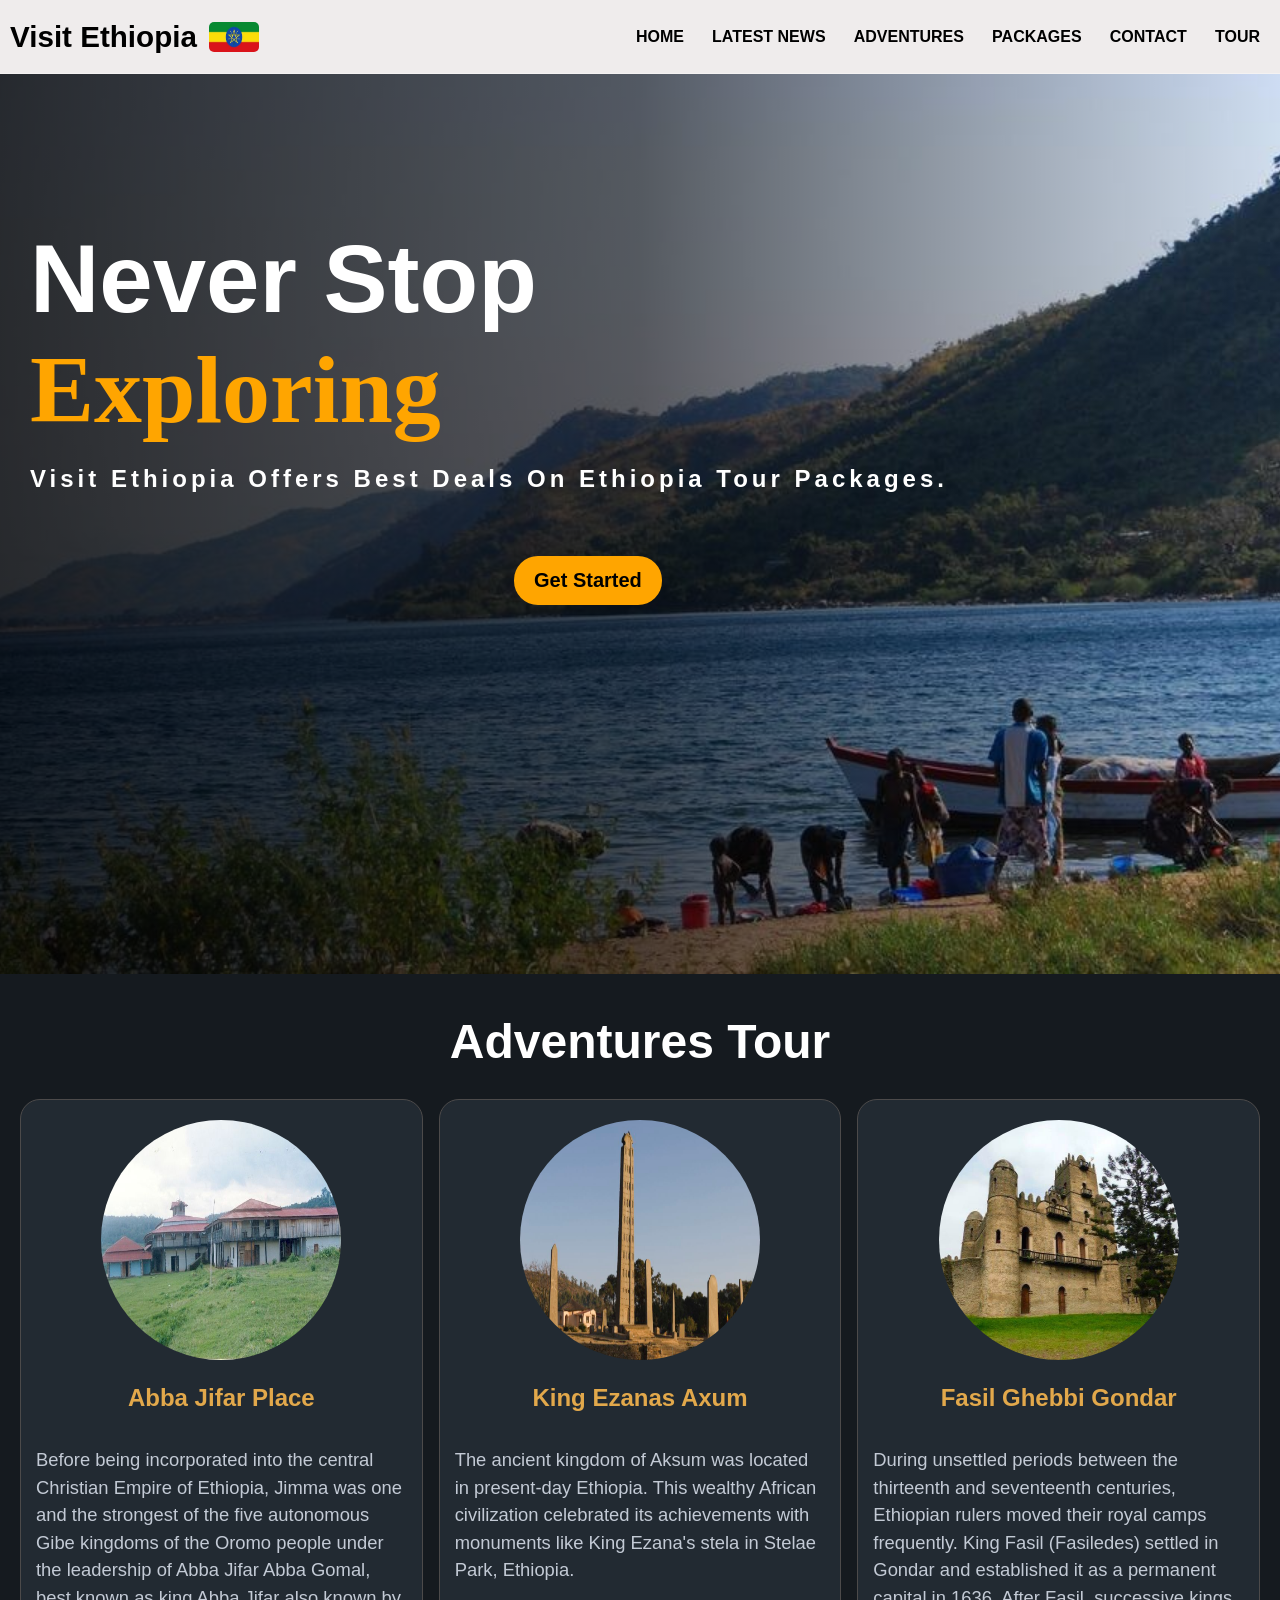
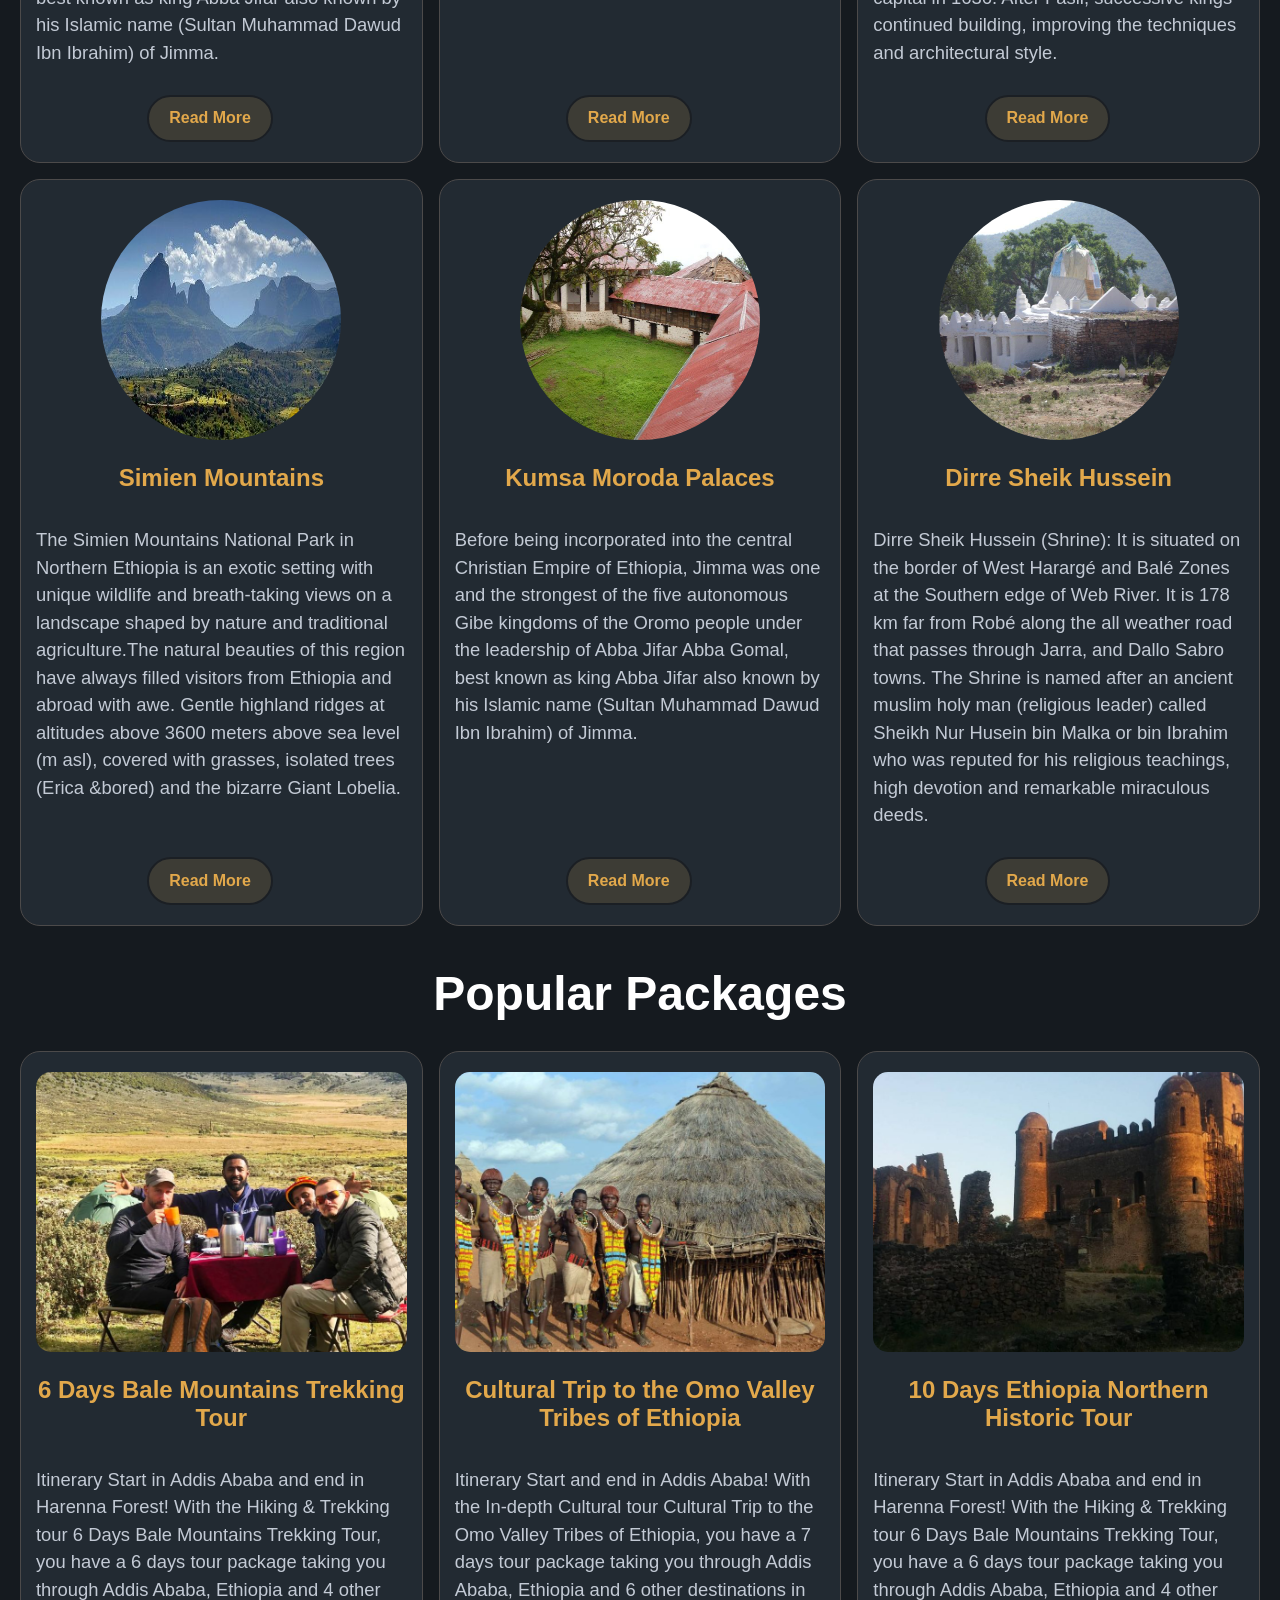
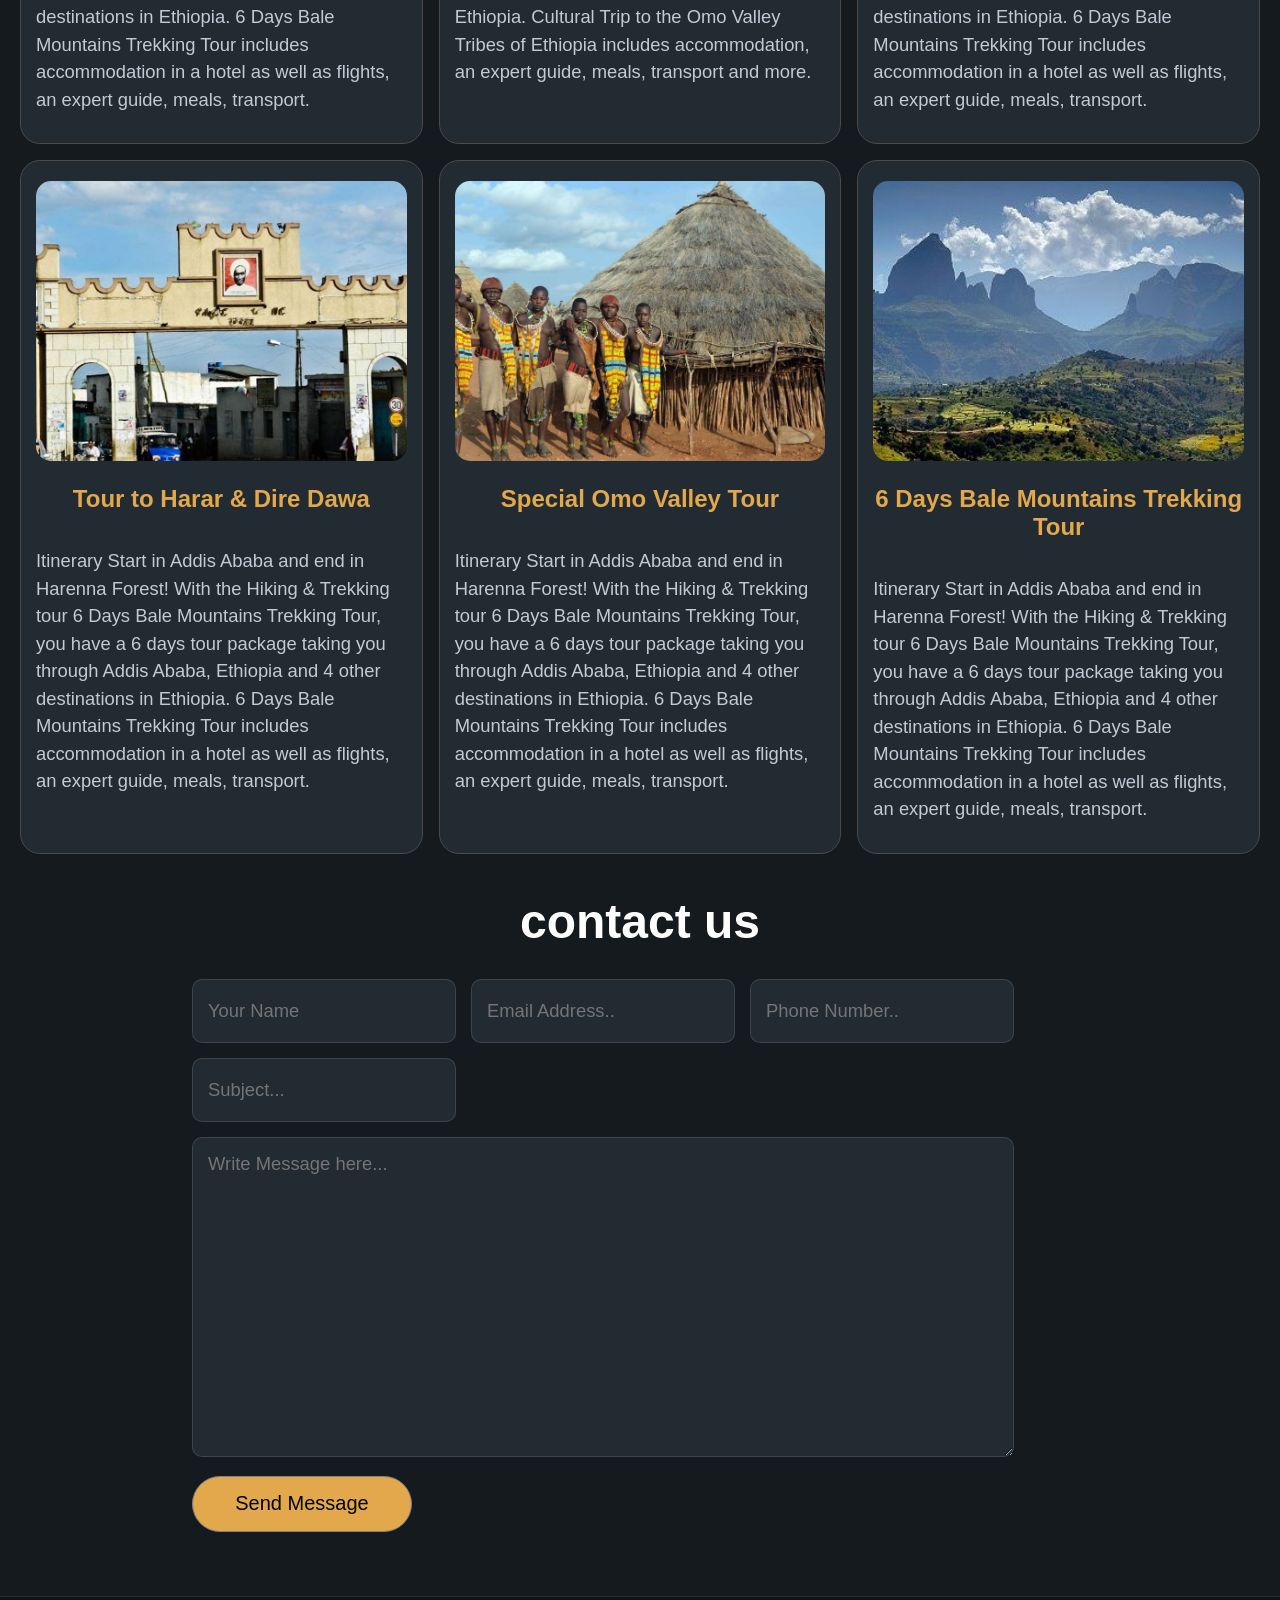
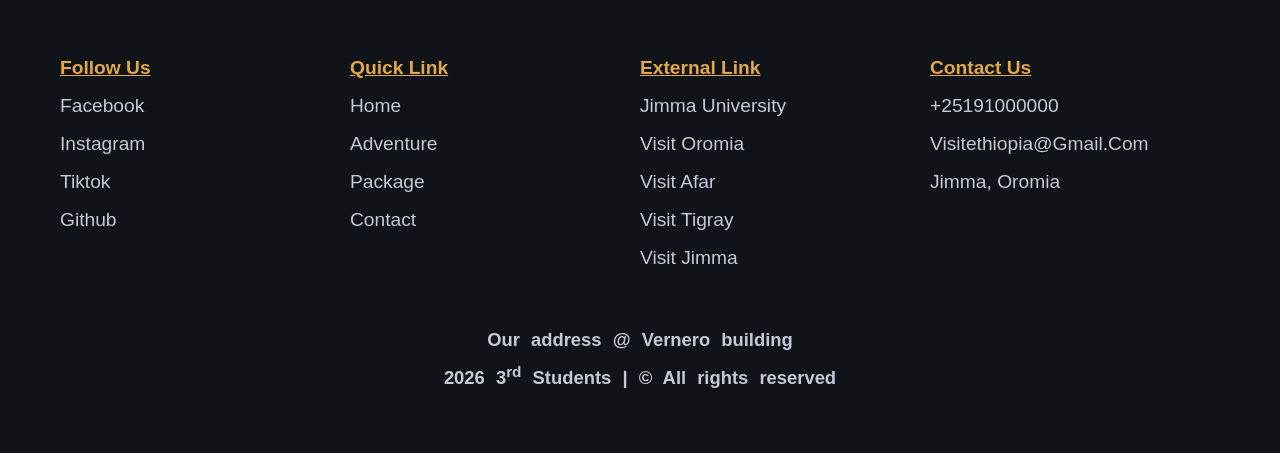
<file: index.html>
<!doctype html>
<html lang="en">
  <head>
    <meta charset="UTF-8" />
    <meta name="viewport" content="width=device-width, initial-scale=1.0" />
    <title>Welcome to visit Ethiopia</title>
    <link rel="stylesheet" href="assets/css/visitethiopia.css" />
  </head>
  <body>
    <header>
      <div class="logoDiv">
        <a href="#home" class="logoName">Visit Ethiopia</a>
        <img src="assets/images/flag.jpg" alt="Ethiopia Flag">
      </div>
      <nav class="navbar">
        <a href="#home">Home</a>
        <a href="#news">Latest News</a>
        <a href="#adventures">Adventures</a>
        <a href="#packages">Packages</a>
        <a href="#contact">Contact</a>
        <a href="#packages">Tour</a>
      </nav>
      <div class="humberger-icon"><img src="assets/images/humberger.svg" alt=""></div>
    </header>
<section class="sidebar">
        <div class="sidebar-wrapper">
            <a href="" class="sidebar-title">
                <span><img src="assets/images/flag.jpg" alt="Ethiopia Flag"></span>
                <h3>Visit Ethiopia</h3>
            </a>
                <a href="#home">
                    <li>Home</li>
                </a><a href="#news">
                    <li>News</li>
                </a><a href="#adventures">
                    <li>Adventure</li>
                </a><a href="#packages">
                    <li>Package</li>
                </a><a href="#tour">
                    <li>Tour</li>
                </a><a href="#contact">
                    <li>Contact</li>
                </a>
        </div>
    </section>

    <main class="main">
    <section class="landingContainer" id="home">
        <div class="neverstopstopContainer">
            <h1>Never Stop<h1>
        </div>

        <div class="explorerContainer">
            <h1>Exploring<h1>
        </div>

        <div class="paragraphContainer">
            <p>Visit Ethiopia Offers Best Deals On Ethiopia Tour Packages.</p>
        </div>
            
        <div class="getstartedContainer">
            <a href="#hero">Get Started</a>
        </div>
    
    </section>

    <div class="adventureTitle" id="adventures">
    <h1>Adventures Tour</h1>
    </div>

    <section class="packageContainer" id="hero">

        <div class="packageboxContainer">
            <div class="packageImageContainer">
            <img src="assets/images/abbaJifar.jpg" alt="Abba Jifar Palace">
            </div>
            <div class="packageHeadingContainer">
            <h2>Abba Jifar Place</h2>
            </div>
            <div class="packageparagraphContainer">
            <p>Before being incorporated into the central Christian Empire of Ethiopia,
                Jimma was one and the strongest of the five autonomous Gibe kingdoms of the 
                Oromo people under the leadership of Abba Jifar Abba Gomal, 
                best known as king Abba Jifar also known by his Islamic name 
                (Sultan Muhammad Dawud Ibn Ibrahim) of Jimma.</p>
            </div>

            <div class="getstartedContainer readMore">
            <a href="#packages">Read More</a>
            </div>
        </div>

        <div class="packageboxContainer">
            <div class="packageImageContainer">
            <img src="assets/images/aksum.jpg" alt="Aksum photo">
            </div>
            <div class="packageHeadingContainer">
            <h2>King Ezanas Axum</h2>
            </div>
            <div class="packageparagraphContainer">
            <p>The ancient kingdom of Aksum was located in present-day Ethiopia. 
                This wealthy African civilization celebrated its achievements with 
                monuments like King Ezana's stela in Stelae Park, Ethiopia.</p>
            </div>

            <div class="getstartedContainer readMore">
            <a href="#packages">Read More</a>
            </div>
        </div>
        
        <div class="packageboxContainer">
            <div class="packageImageContainer">
            <img src="assets/images/fasiladas.jpg" alt="fasilidas ghebbi">
            </div>
            <div class="packageHeadingContainer">
            <h2>Fasil Ghebbi Gondar</h2>
            </div>
            <div class="packageparagraphContainer">
            <p>During unsettled periods between the thirteenth and seventeenth centuries, 
                Ethiopian rulers moved their royal camps frequently. 
                King Fasil (Fasiledes) settled in Gondar and established it as a permanent capital in 1636. 
                After Fasil, successive kings continued building, improving the techniques and architectural style.</p>
            </div>

            <div class="getstartedContainer readMore">
            <a href="#packages"  class="readMorebutton">Read More</a>
            </div>
        </div>

        <div class="packageboxContainer">
            <div class="packageImageContainer">
            <img src="assets/images/mountain.jpg" alt="Simien Mountains">
            </div>
            <div class="packageHeadingContainer">
            <h2>Simien Mountains</h2>
            </div>
            <div class="packageparagraphContainer">
            <p>The Simien Mountains National Park in Northern Ethiopia is an exotic 
                setting with unique wildlife and breath-taking views on a landscape 
                shaped by nature and traditional agriculture.The natural beauties of 
                this region have always filled visitors from Ethiopia and abroad with awe. 
                Gentle highland ridges at altitudes above 3600 meters above sea level (m asl), 
                covered with grasses, isolated trees (Erica &bored) and the bizarre Giant 
                Lobelia.</p>
            </div>

            <div class="getstartedContainer readMore">
            <a href="#packageContainer">Read More</a>
            </div>
        </div>

        <div class="packageboxContainer">
            <div class="packageImageContainer">
            <img src="assets/images/kumsaMoroda.jpg" alt="Kumsa Moroda Palaces">
            </div>
            <div class="packageHeadingContainer">
            <h2>Kumsa Moroda Palaces</h2>
            </div>
            <div class="packageparagraphContainer">
            <p>Before being incorporated into the central Christian Empire of Ethiopia, 
                Jimma was one and the strongest of the five autonomous Gibe kingdoms of the 
                Oromo people under the leadership of Abba Jifar Abba Gomal, best known as 
                king Abba Jifar also known by his Islamic name (Sultan Muhammad Dawud Ibn Ibrahim) of Jimma.</p>
            </div>

            <div class="getstartedContainer readMore">
            <a href="#packages">Read More</a>
            </div>
        </div>

        <div class="packageboxContainer">
            <div class="packageImageContainer">
            <img src="assets/images/shekhusen.jpg" alt="Dirre Sheik Hussein">
            </div>
            <div class="packageHeadingContainer">
            <h2>Dirre Sheik Hussein</h2>
            </div>
            <div class="packageparagraphContainer">
            <p>Dirre Sheik Hussein (Shrine): It is situated on the border of West 
                Harargé and Balé Zones at the Southern edge of Web River. 
                It is 178 km far from Robé along the all weather road that passes through Jarra, 
                and Dallo Sabro towns. The Shrine is named after an ancient muslim holy man (religious leader) 
                called Sheikh Nur Husein bin Malka or bin Ibrahim who was reputed for his religious teachings, 
                high devotion and remarkable miraculous deeds.</p>
            </div>

            <div class="getstartedContainer readMore">
            <a href="#packages">Read More</a>
            </div>
        </div>
    </section>

    <div class="adventureTitle" id="packages">
    <h1>Popular Packages</h1>
    </div>

    <section class="packageContainer popularPackage">
        <div class="packageboxContainer">
            <div class="packageImageContainer image-container">
                <img class="packageImage" src="assets/images/tourists.jpg" alt="Abba Jifar Palace">
            </div>
            <div class="packageHeadingContainer">
                <h2>6 Days Bale Mountains Trekking Tour</h2>
            </div>
            <div class="packageparagraphContainer">
                <p>Itinerary Start in Addis Ababa and end in Harenna Forest! With the Hiking & Trekking tour 
                    6 Days Bale Mountains Trekking Tour, you have a 6 days tour package taking you through 
                    Addis Ababa, Ethiopia and 4 other destinations in Ethiopia. 6 Days Bale Mountains Trekking Tour 
                    includes accommodation in a hotel as well as flights, an expert guide, meals, transport.</p>
            </div>

        </div>

        <div class="packageboxContainer">
            <div class="packageImageContainer image-container">
               <img class="packageImage" src="assets/images/omo.jpg" alt="Abba Jifar Palace">
            </div>
            <div class="packageHeadingContainer">
                <h2>Cultural Trip to the Omo Valley Tribes of Ethiopia</h2>
            </div>
            <div class="packageparagraphContainer">
                <p>Itinerary Start and end in Addis Ababa! With the In-depth Cultural tour Cultural Trip 
                    to the Omo Valley Tribes of Ethiopia, you have a 7 days tour package taking you through 
                    Addis Ababa, Ethiopia and 6 other destinations in Ethiopia. Cultural Trip to the Omo Valley 
                    Tribes of Ethiopia includes accommodation, an expert guide, meals, transport and more.</p>
            </div>
        </div>

        <div class="packageboxContainer">
            <div class="packageImageContainer image-container">
                <img class="packageImage" src="assets/images/fasilidas2.jpg" alt="Abba Jifar Palace">
            </div>
            <div class="packageHeadingContainer">
                <h2>10 Days Ethiopia Northern Historic Tour</h2>
            </div>
            <div class="packageparagraphContainer">
                <p>Itinerary Start in Addis Ababa and end in Harenna Forest! With the Hiking & Trekking tour 
                    6 Days Bale Mountains Trekking Tour, you have a 6 days tour package taking you through 
                    Addis Ababa, Ethiopia and 4 other destinations in Ethiopia. 6 Days Bale Mountains 
                    Trekking Tour includes accommodation in a hotel as well as flights, an expert guide, meals, transport.</p>
            </div>
        </div>

        <div class="packageboxContainer">
            <div class="packageImageContainer image-container">
                <img class="packageImage" src="assets/images/harar.jpg" alt="Abba Jifar Palace">
            </div>
            <div class="packageHeadingContainer">
                <h2>Tour to Harar & Dire Dawa</h2>
            </div>
            <div class="packageparagraphContainer">
                <p>Itinerary Start in Addis Ababa and end in Harenna Forest! With the Hiking & Trekking tour 
                    6 Days Bale Mountains Trekking Tour, you have a 6 days tour package taking you through 
                    Addis Ababa, Ethiopia and 4 other destinations in Ethiopia. 6 Days Bale Mountains Trekking Tour 
                    includes accommodation in a hotel as well as flights, an expert guide, meals, transport.</p>
            </div>
        </div>

        <div class="packageboxContainer">
            <div class="packageImageContainer image-container">
                <img class="packageImage" src="assets/images/omo.jpg" alt="Abba Jifar Palace">
            </div>
            <div class="packageHeadingContainer">
                <h2>Special Omo Valley Tour</h2>
            </div>
            <div class="packageparagraphContainer">
                <p>Itinerary Start in Addis Ababa and end in Harenna Forest! With the Hiking & Trekking tour 
                    6 Days Bale Mountains Trekking Tour, you have a 6 days tour package taking you through 
                    Addis Ababa, Ethiopia and 4 other destinations in Ethiopia. 6 Days Bale Mountains Trekking Tour 
                    includes accommodation in a hotel as well as flights, an expert guide, meals, transport.</p>
            </div>
        </div>

        <div class="packageboxContainer">
            <div class="packageImageContainer image-container">
                <img class="packageImage" src="assets/images/mountain.jpg" alt="Abba Jifar Palace">
            </div>
            <div class="packageHeadingContainer">
                <h2>6 Days Bale Mountains Trekking Tour</h2>
            </div>
            <div class="packageparagraphContainer">
                <p>Itinerary Start in Addis Ababa and end in Harenna Forest! With the Hiking & Trekking tour 
                    6 Days Bale Mountains Trekking Tour, you have a 6 days tour package taking you through 
                    Addis Ababa, Ethiopia and 4 other destinations in Ethiopia. 6 Days Bale Mountains Trekking Tour 
                    includes accommodation in a hotel as well as flights, an expert guide, meals, transport.</p>
            </div>
        </div>
    </section>

    <div class="adventureTitle">
       <h1>contact us</h1>
    </div>

    <section class="contactUsSection" id="contact">
        <div class="contactInputs">
            <input type="text" placeholder="Your Name">
            <input type="email" placeholder="Email Address..">
            <input type="text" placeholder="Phone Number..">
            <input type="text" placeholder="Subject...">
        </div>
        <div class="inputMessage">
            <textarea type="text"  class="inputMessageBox" placeholder="Write Message here..."></textarea>
        </div>
        <input class="sendMessage" type="submit" value="Send Message">
    </section>

    </main>
    <footer class="footerWrapper">
        <div class="footerContainer">
            <div class="footerActions">
                <p>Follow Us</p>
                <a href="">Facebook</a>
                <a href="">Instagram</a>
                <a href="">Tiktok</a>
                <a href="">Github</a>
            </div>

            <div class="footerActions">
                <p>Quick Link</p>
                <a href="">Home</a>
                <a href="">Adventure</a>
                <a href="">Package</a>
                <a href="">Contact</a>
            </div>

            <div class="footerActions">
                <p>External Link</p>
                <a href="">Jimma University</a>
                <a href="">Visit Oromia</a>
                <a href="">Visit Afar</a>
                <a href="">Visit Tigray</a>
                <a href="">Visit Jimma</a>
            </div>

            <div class="footerActions">
                <p>Contact us</p>
                <a href="">+25191000000</a>
                <a href="">visitethiopia@gmail.com</a>
                <a href="">Jimma, Oromia</a>
            </div>
        </div>

        <div class="endfooter">
            <p class="footeraddress">Our address @ Vernero building</p>
            <p class="footeraddress">2026 3<sup>rd</sup> Students | © All rights reserved</p>
        </div>
    </footer>

 <script src="assets/js/visitethiopia.js"></script>

  </body>
</html>
</file>
<file: assets/css/visitethiopia.css>
* {
  margin: 0;
  padding: 0;
  box-sizing: border-box;
}

body {
  background-color: #151a1f;
  scroll-behavior: smooth;
}

header {
  width: 100%;
  min-height: 74px;
  display: flex;
  padding: 10px;
  align-items: center;
  justify-content: space-between;
  gap: 24px;
  background: rgb(239, 236, 236);
  position: sticky;
  top: 0;
  z-index: 1000;
  border-bottom: 0.5px solid rgba(255, 255, 255, 0.3);
}

.logoDiv {
  display: flex;
  align-items: center;
  gap: 4px;
}

.logoName {
  color: black;
  font-family: Arial, Helvetica, sans-serif;
  text-decoration: none;
  font-size: 1.85rem;
  font-weight: 800;
  white-space: nowrap;
}
.logoDiv img {
  margin-left: 8px;
  width: 50px;
  height: 30px;
  border-radius: 5px;
}

.navbar {
  display: flex;
  align-items: center;
  padding: 10px;
  gap: clamp(12px, 2.2vw, 30px);
}

.navbar a {
  color: black;
  text-decoration: none;
  text-transform: uppercase;
  font-family: Arial, Helvetica, sans-serif;
  font-size: 16px;
  font-weight: 700;
  white-space: nowrap;
  transition: all 0.3s;
}

.navbar a:hover {
  color: orange;
  cursor: pointer;
}

.humberger-icon {
  display: none;
  cursor: pointer;
  width: 32px;
  height: 32px;
  border-radius: 5px;
}
.sidebar {
  display: none;
  position: fixed;
  height: 100vh;
  padding-top: 1.5rem;
  width: 280px;
  border-top-right-radius: 10px;
  z-index: 1008;
  background-color: rgb(239, 235, 235);
}
.active {
  display: block;
}
.js-sidebar {
  display: flex;
}
.sidebar-wrapper {
  display: flex;
  flex-direction: column;
  gap: 16px;
  margin-left: 20px;
}

.sidebar-wrapper .sidebar-title {
  display: flex;
  gap: 12px;
}

.sidebar-title img {
  width: 42px;
  height: 26px;
  border-radius: 5px;
}
.sidebar-wrapper a {
  width: fit-content;
  padding-left: 12px;
  text-decoration: none;
  list-style-type: none;
  color: black;
  font-family: Arial, Helvetica, sans-serif;
  font-weight: 700;
  font-size: 1.35rem;
}

.sidebar-wrapper a:first-child {
  padding-left: 0;
}

.landingContainer {
  height: 100vh;
  align-items: center;
  padding: 10px;
  background-size: contain;
  background:
    linear-gradient(
      to right,
      rgba(0, 0, 0, 0.8),
      rgba(0, 0, 0, 0.6),
      rgba(0, 0, 0, 0.01)
    ),
    url("/assets/images/backround.jpg") center center / cover no-repeat;
}

.neverstopstopContainer {
  display: flex;
  justify-content: flex-start;
  margin-left: 20px;
  margin-top: 140px;
}

.neverstopstopContainer h1 {
  color: white;
  font-family: Arial, Helvetica, sans-serif;
  font-size: 6rem;
  text-align: center;
}

.explorerContainer {
  display: flex;
  justify-content: flex-start;
  margin-left: 20px;
}

.explorerContainer h1 {
  color: orange;
  font-family: cursive;
  font-size: 6rem;
  text-align: center;
}

.paragraphContainer p {
  color: white;
  font-family: Arial, Helvetica, sans-serif;
  font-size: 1.5rem;
  font-weight: 700;
  letter-spacing: 4px;
  margin-top: 20px;
  margin-left: 20px;
}
.getstartedContainer a {
  color: black;
  display: block;
  background-color: orange;
  width: fit-content;
  margin: 5% 0 0 40%;
  padding: 0.8rem 1.25rem;
  border-radius: 1.5rem;
  text-decoration: none;
  font-family: Arial, Helvetica, sans-serif;
  font-size: 1.25rem;
  font-weight: 600;
  transition: transform 0.3s ease-in-out;
}

.getstartedContainer a:hover {
  transform: translateY(-5px);
  background-color: rgb(203, 153, 73);
}

.adventureTitle {
  display: flex;
  justify-content: center;
  margin-top: 40px;
  margin-bottom: 30px;
}

.adventureTitle h1 {
  color: white;
  font-family: Arial, Helvetica, sans-serif;
  font-size: 3rem;
  font-weight: 700;
  transition: all 0.3s ease-in-out;
}

.adventureTitle h1:hover {
  transform: translateY(-5px);
  transition: transform 0.2s ease-in-out;
  box-shadow: 10px 5px 5px red;
}

.packageContainer {
  display: grid;
  grid-template-columns: repeat(3, 1fr);
  gap: 16px;
  margin: 0 20px;
}

.packageContainer .packageboxContainer {
  display: flex;
  flex-direction: column;
  background-color: #222a32;
  padding: 20px 15px;
  border: 0.1px solid rgb(76, 74, 74);
  border-radius: 20px;
  transition: transform 0.2s ease-out;
}

.packageboxContainer:hover {
  transform: translateY(-4px);
  border: 0.5px solid rgb(141, 112, 67);
  background-color: #2a333c;
}
.packageImageContainer {
  display: flex;
  justify-content: center;
}

.packageboxContainer .packageImageContainer img {
  height: 240px;
  width: 240px;
  border-radius: 50%;
}

.packageHeadingContainer {
  display: flex;
  justify-content: center;
  text-align: center;
  padding: 24px 0;
}

.packageHeadingContainer h2 {
  color: rgb(226, 168, 75);
  font-family: Arial, Helvetica, sans-serif;
}

.packageparagraphContainer {
  display: flex;
  margin: 10px 0;
  color: rgb(195, 202, 213);
  font-family: Inter, sans-serif;
  line-height: 27.5px;
  font-size: 1.15rem;
}

.readMore {
  margin-top: auto;
}

.readMore a {
  color: rgb(226, 168, 75);
  font-size: 1rem;
  background-color: rgba(226, 168, 75, 0.14);
  border: 2.5px solid rgb(27, 31, 36);
  margin: 5% 0 0 30%;
  transition: all 0.3s ease-in-out;
}

.readMore a:hover {
  background-color: rgb(203, 153, 73);
  color: black;
  transform: none;
}

.packageboxContainer .packageImageContainer .packageImage {
  width: 100%;
  border-radius: 20px;
}

.contactUsSection {
  display: grid;
  grid-template-columns: repeat(1, 1fr);
  gap: 15px;
  width: 50%;
  margin-left: 15%;
}

.contactUsSection .contactInputs {
  display: grid;
  grid-template-columns: repeat(2, 1fr);
  gap: 15px;
}

.contactUsSection .contactInputs input {
  color: #f4f6f7;
  font-size: 1.15rem;
  height: 4rem;
  padding: 15px;
  background-color: #222a32;
  border: 0.5px solid rgba(255, 255, 255, 0.12);
  border-radius: 10px;
}

.contactUsSection .inputMessageBox {
  color: rgb(195, 202, 213);
  font-family: Arial, Helvetica, sans-serif;
  font-size: 1.15rem;
  resize: vertical;
  width: 100%;
  height: 20rem;
  padding: 15px;
  background-color: #222a32;
  border: 0.5px solid rgba(255, 255, 255, 0.12);
  border-radius: 10px;
}

.contactUsSection .sendMessage {
  display: block;
  color: black;
  font-family: Arial, Helvetica, sans-serif;
  font-size: 1.25rem;
  width: 220px;
  height: 3.5rem;
  padding: 15px;
  background-color: #e2a84b;
  border: 0.5px solid gray;
  border-radius: 40px;
  transition: background-color 160ms;
}

.contactUsSection .sendMessage:hover {
  background-color: orange;
}

.image-container {
  width: 100%;
  border-radius: 15px;
  overflow: hidden;
}
.popularPackage .image-container img {
  width: 100%;
  height: 280px;
  object-fit: cover;
  object-position: center;
  transform: scale(1.12);
}

.footerWrapper {
  background-color: rgb(16, 20, 24);
  margin-top: 4rem;
  border-top: 0.3px solid rgba(255, 255, 255, 0.1);
}

.footerWrapper .footerContainer {
  display: grid;
  grid-template-columns: repeat(4, 1fr);
  padding: 60px;
}

.footerContainer .footerActions {
  display: flex;
  flex-direction: column;
  gap: 16px;
}

.footerContainer .footerActions p,
a {
  font-family: Arial, Helvetica, sans-serif;
  font-size: 1.2rem;
  text-transform: capitalize;
}

.footerContainer .footerActions p {
  color: #e2a84b;
  text-decoration: underline;
  font-weight: 700;
}

.footerContainer .footerActions a {
  display: block;
  width: fit-content;
  text-decoration: none;
  font-weight: 500;
  color: rgb(195, 202, 213);
  transition: all 0.3s ease-in-out;
  cursor: pointer;
}

.footerContainer .footerActions a:hover {
  text-shadow: 10px 10px 30px rgba(255, 250, 250, 0.941);
}

.footerWrapper .endfooter {
  display: flex;
  flex-direction: column;
  gap: 12px;
  justify-content: center;
  padding-bottom: 4rem;
}

.footerWrapper .endfooter p {
  color: rgb(195, 202, 213);
  font-family: Arial, Helvetica, sans-serif;
  font-size: 1.15rem;
  font-weight: 700;
  word-spacing: 6px;
  text-align: center;
}

@media (min-width: 1000px) {
  .packageContainer {
    grid-template-columns: repeat(3, 1fr);
  }

  .contactUsSection .contactInputs {
    grid-template-columns: repeat(3, 1fr);
  }
}

@media (max-width: 920px) {
  .navbar {
    display: none;
  }

  .humberger-icon {
    display: flex;
  }

  .packageContainer {
    grid-template-columns: repeat(2, 1fr);
  }

  .contactUsSection .contactInputs {
    grid-template-columns: repeat(2, 1fr);
  }

  .footerWrapper .footerContainer {
    grid-template-columns: repeat(3, 1fr);
  }
}

@media (max-width: 678px) {
  .landingContainer {
    height: 60vh;
    overflow: hidden;
  }
  .landingContainer {
    height: 60vh;
  }

  .landingContainer h1 {
    font-size: 3.5rem;
  }

  .neverstopstopContainer h1 {
    font-size: 3.5rem;
    text-align: start;
  }
  .paragraphContainer p {
    font-size: 1.15rem;
    font-weight: 700;
    letter-spacing: 1px;
  }
  .packageContainer {
    grid-template-columns: repeat(1, 1fr);
    margin: 0 12px;
  }
  .contactUsSection {
    grid-template-columns: repeat(1, 1fr);
    gap: 10px;
    margin-left: 12px;
  }
  .contactUsSection .contactInputs {
    grid-template-columns: repeat(2, 1fr);
  }
  .footerWrapper .footerContainer {
    grid-template-columns: repeat(2, 1fr);
  }
}

@media (max-width: 430px) {
  .packageContainer {
    grid-template-columns: repeat(1, 1fr);
  }
  .contactUsSection .contactInputs {
    grid-template-columns: repeat(1, 1fr);
  }

  .neverstopstopContainer {
    margin-left: 10px;
    margin-top: 80px;
  }

  .neverstopstopContainer h1 {
    font-size: 3rem;
  }
  .explorerContainer {
    margin-left: 10px;
  }

  .explorerContainer h1 {
    font-size: 3rem;
  }

  .paragraphContainer p {
    font-size: 1rem;
    font-weight: 700;
    letter-spacing: 1px;
  }

  .footerWrapper .footerContainer {
    grid-template-columns: repeat(2, 1fr);
    padding: 20px;
  }

  .contactUsSection {
    gap: 10px;
    margin-left: 20px;
  }

  .contactUsSection .contactInputs {
    grid-template-columns: repeat(1, 1fr);
  }
}
</file>
